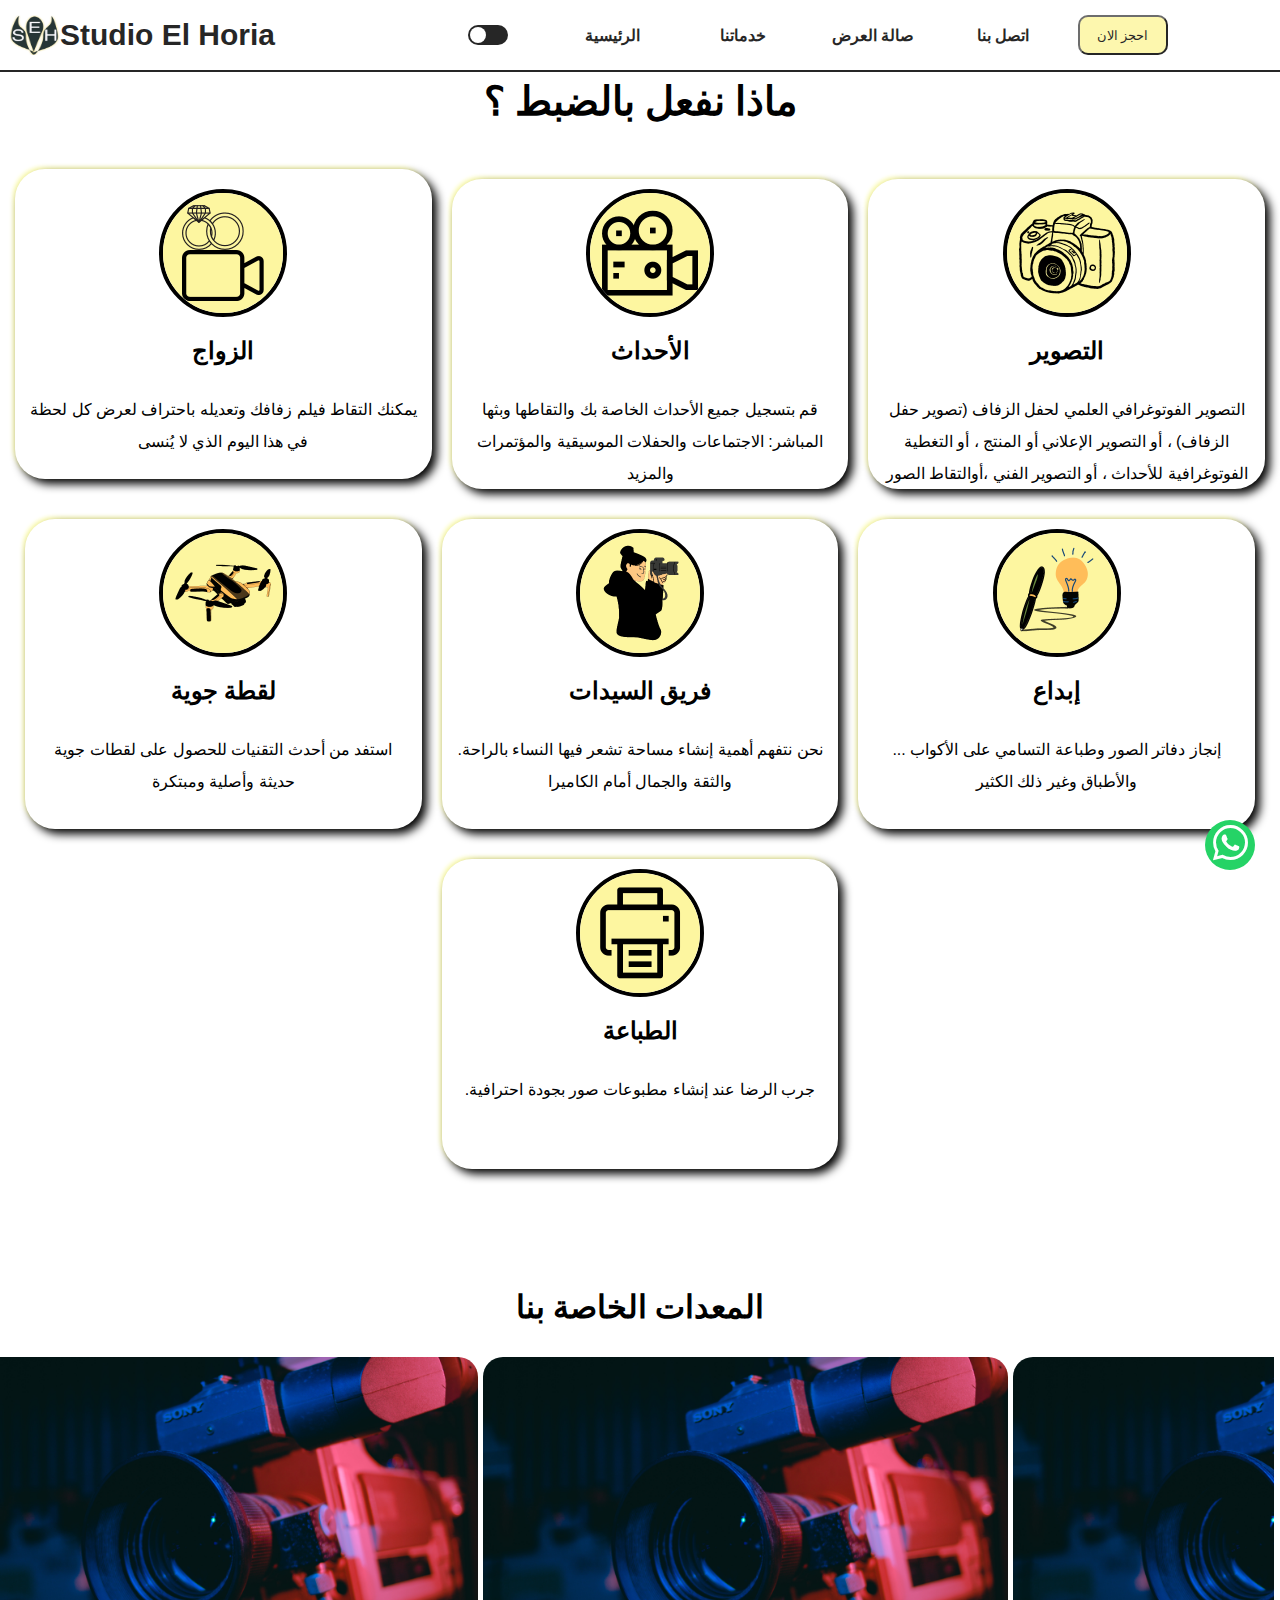
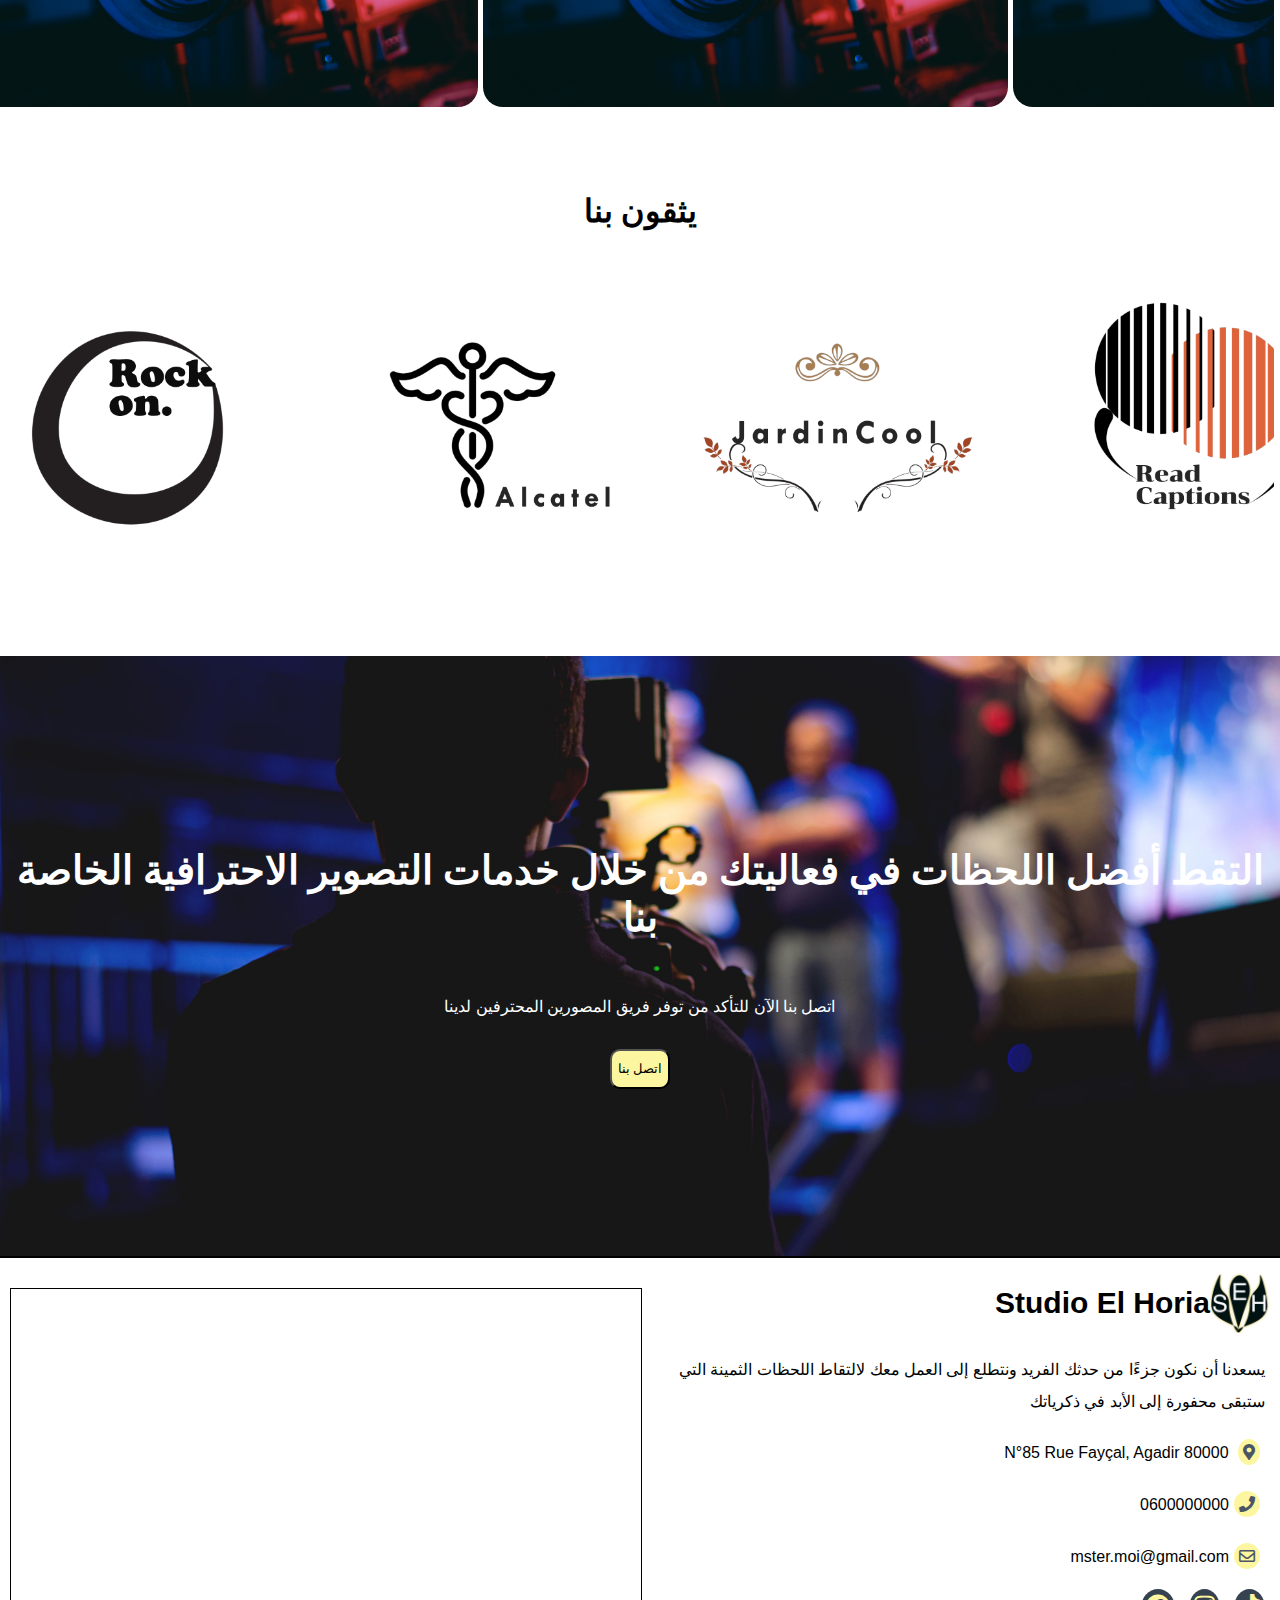
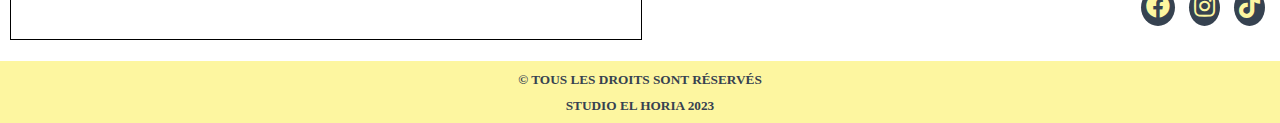
<file: NosService.html>
<!DOCTYPE html>
<html lang="fr">
<head>
    <meta charset="UTF-8">
    <meta http-equiv="X-UA-Compatible" content="IE=edge">
    <meta name="viewport" content="width=device-width, initial-scale=1.0">
    <title>خدماتنا</title>
    <link rel="stylesheet" href="style.css">
    <link rel="stylesheet" href="https://cdnjs.cloudflare.com/ajax/libs/font-awesome/5.15.3/css/all.min.css" />
    <link rel="icon" href="images/SiteWebLogoUrl.png" type="image/x-icon">


</head>
<body>
	<header >
    <div class="logo">

      <img src="images/SiteWebLogoUrl.png" alt="logosite"/><h1><a href="index.html"> <span class="LogoClass"> Studio El Horia</span> </a></h1>
      <!--<a href="index.html"><img src="images/logo.png" alt="Logo"></a>-->
    </div>
    <nav>
      <div class="mode-toggle">
        <input type="checkbox" id="dark-mode" class="toggle-checkbox" onchange="toggleMode()">
        <label for="dark-mode" class="toggle-label"></label>
      </div>
      <ul class="menu">
        <li onclick="openIndex()"><h4><a href="index.html">الرئيسية</a></h4></li>
        <li onclick="openNosService()"><H4><a href="NosService.html">خدماتنا</a></H4></li>
        <li onclick="openGallery()"><H4><a href="Gallery.html">صالة العرض</a></H4></li>
        <li onclick="openContactNous()"><H4><a href="Contact.html"> اتصل بنا </a></H4></li>
      </ul>

      <div>
        <button onclick="openReserver()" class="btnReserver" >احجز الان</button>
      </div>
      <div class="menu-icon">
        <i class="fa fa-bars"></i>
      </div>
    </nav>
  </header>
  <div class="services-section ">
    <h1>ماذا نفعل بالضبط ؟</h1>
    <div class="services-container ">

      <div class="cardService ">
      <div class="service-column ">
        <div class="service-item ">
          <div class="service-image">
            <img src="images/MarriageServiceicon.png" alt="Service Image">
          </div>
          <h2>الزواج</h2>
          <p>يمكنك التقاط فيلم زفافك وتعديله باحتراف لعرض كل لحظة في هذا اليوم الذي لا يُنسى</p>
        </div>
      </div>
      </div>
       <!-- Repeat the above structure for the remaining columns -->
      <!-- Column 2 -->
      <div class="service-column ">
        <div class="cardService ">
            <div class="service-item  ">
              <div class="service-image ">
                <img src="images/EVENEMENTIELService.png" alt="Service Image">
              </div>
              <h2>الأحداث</h2>
              <p>قم بتسجيل جميع الأحداث الخاصة بك والتقاطها وبثها المباشر: الاجتماعات والحفلات الموسيقية والمؤتمرات والمزيد</p>
            </div>
            </div>
          </div>
      <!-- Repeat the above structure for the remaining columns -->
      <!-- Column 3 -->
      <div class="service-column ">
        <div class="cardService ">
              <div class="service-item ">
                <div class="service-image ">
                  <img src="images/PHOTOGRAPHIEService.png" alt="Service Image">
                </div>
                <h2>التصوير</h2>
                <p> التصوير الفوتوغرافي العلمي لحفل الزفاف (تصوير حفل الزفاف) ، أو التصوير الإعلاني أو المنتج ، أو التغطية الفوتوغرافية للأحداث ، أو التصوير الفني ،أوالتقاط الصور
                  <br>
                </p> 
                </div>
            </div>
          </div>
        
      <!-- Repeat the above structure for the remaining columns -->
      <!-- Column 4 -->
      <div class="service-column ">
        <div class="cardService ">
              <div class="service-item ">
                <div class="service-image ">
                  <img src="images/DroneService.png" alt="Service Image">
                </div>
                <h2>لقطة جوية</h2>
                <p>استفد من أحدث التقنيات للحصول على لقطات جوية حديثة وأصلية ومبتكرة</p>
              </div>
          </div>
        </div>
      <div class="service-column ">
        <div class="cardService ">
        <div class="service-item ">
          <div class="service-image">
            <img src="images/fammeService.png" alt="Service Image">
          </div>
          <h2>فريق السيدات</h2>
          <p> .نحن نتفهم أهمية إنشاء مساحة تشعر فيها النساء بالراحة والثقة والجمال أمام الكاميرا </p>
        </div>
      </div>
        </div>
      <div class="service-column ">
        <div class="cardService ">
        <div class="service-item ">
          <div class="service-image ">
            <img src="images/CreativeService.png" alt="Service Image">
          </div>
          <h2>إبداع</h2>
          <p> ... إنجاز دفاتر الصور وطباعة التسامي على الأكواب والأطباق وغير ذلك الكثير</p>
        </div>
      </div>
      </div>
      <!-- Repeat the above structure for the remaining columns -->
      <!-- Column 5 -->
      <div class="service-column ">
        <div class="cardService ">
        <div class="service-item ">
          <div class="service-image ">
            <img src="images/printerService.png" alt="Service Image">
          </div>
          <h2>الطباعة</h2>
          <p> .جرب الرضا عند إنشاء مطبوعات صور بجودة احترافية </p>
        </div>
      </div>
        </div>
      <!-- Repeat the above structure for the remaining columns -->
      <!-- Column 6 -->
     
      
    </div>
    <div class="service-column ">
      <div class="service-item animate-scroll">
          <button onclick="openNosService()" class="AvoirPlus">شاهد المزيد </button>
      </div>
    </div>

  </div>
  
 




  <div class="Pourquoi ">
    <br>
    <h1>المعدات الخاصة بنا  </h1>
  </div>
  <div class="gallery0 ">
    <div class="scrollable">
      <div class="gallery-item">
        <img src="images/cameraMateriel.jpg" alt="Image 1">
      </div>
      <div class="gallery-item">
        <img src="images/cameraMateriel.jpg" alt="Image 1">
      </div>
      <div class="gallery-item">
        <img src="images/cameraMateriel.jpg" alt="Image 1">
      </div>
      <div class="gallery-item">
        <img src="images/cameraMateriel.jpg" alt="Image 1">
      </div>
      <div class="gallery-item">
        <img src="images/cameraMateriel.jpg" alt="Image 1">
      </div>
      <div class="gallery-item">
        <img src="images/cameraMateriel.jpg" alt="Image 1">
      </div>
      <div class="gallery-item">
        <img src="images/completescroll.png" alt="Image 1">
      </div>
      <!-- Add more gallery items here -->
    </div>
  </div>



  <div class="Pourquoi ">
    <br>
    <h1> يثقون بنا  </h1>
  </div>

  <div class="gallery0">
    <div class="scrollableLogos">
      <div class="gallery-item1">
        <img src="images/Design 1.png" alt="Image 1">
      </div>
      <div class="gallery-item1">
        <img src="images/Design 3.png" alt="image 1 ">
      </div>
      <div class="gallery-item1">
        <img src="images/Design 4.png" alt="Image 1 ">
      </div>
      <div class="gallery-item1">
        <img src="images/Design 2.png" alt="image 1 ">
      </div>
      <div class="gallery-item1">
        <img src="images/Design 1.png" alt="Image 1 ">
      </div>
      <!-- Add more gallery items here -->
    </div>
  </div>
  
<div class="vibrant-background1 ">
    <div class="overlaye1">
      <h2>التقط أفضل اللحظات في فعاليتك من خلال خدمات التصوير الاحترافية الخاصة بنا</h2>
      <p>اتصل بنا الآن للتأكد من توفر فريق المصورين المحترفين لدينا</p>
      <button onclick="openContactNous()" class="Reserver">اتصل بنا</button>
    </div>
  </div>

  
  <footer>
    <div class="footer-content">
     
      <div class="right-section">
        <div class="map-container">
        <iframe name="MyLocation " src="https://www.google.com/maps/embed?pb=!1m18!1m12!1m3!1d3442.347349994835!2d-9.547400323524919!3d30.369493103095312!2m3!1f0!2f0!3f0!3m2!1i1024!2i768!4f13.1!3m3!1m2!
        1s0xdb3c926b23fefbf%3A0x5e2adcac5967831b!2sStudio%20El%20horia!5e0!3m2!1sfr!2sma!4v1684171509967!5m2!1sfr!2sma" 
        loading="lazy" referrerpolicy="no-referrer-when-downgrade" allowfullscreen></iframe> 
          
        </div>
      </div>
      <div class="left-section">
        <div class="logofooter">
          <div class="logoftr">
          <h1><a href="index.html"> <span class="LogoClass"> Studio El Horia</span> </a></h1><img src="images/SiteWebLogoUrl.png" alt="logosite"/>
          <!--<img src="images/logo.png" alt="Logo">-->
        </div>
          <p>يسعدنا أن نكون جزءًا من حدثك الفريد ونتطلع إلى العمل معك لالتقاط اللحظات الثمينة التي ستبقى محفورة إلى الأبد في ذكرياتك</p>
        </div>
        <div class="contact-info">
          <p >N°85 Rue Fayçal, Agadir 80000 <i class="fas fa-map-marker-alt" class="icon-bg"></i> </p>
          <p><a href="tel:+212672300750">0600000000<i class="fas fa-phone" class="icon-bg"></i> </a></p>
          <p><a href="mailto:StudioElHoria@gmail.com">mster.moi@gmail.com<i class="far fa-envelope" class="icon-bg"></i> </a></p>
        </div>
        <div class="social-icons">

          <a href="https://www.facebook.com/issame.heli" target="_blank" rel="noopener noreferrer" class="icon-bg" alt="facebook"><i class="fab fa-facebook"></i></a>
          <a href="#" target="_blank" rel="noopener noreferrer" class="icon-bg" alt="instagram"><i class="fab fa-instagram"></i>  </a>
          <a href="#" target="_blank" rel="noopener noreferrer" class="icon-bg"><i class="fab fa-tiktok"></i> </a>
        </div>
      </div>
    </div>



  </footer>
  
  
 

  <a href="https://api.whatsapp.com/send?phone=212672300750" target="_blank" class="whatsapp-icon">
    <i class="fab fa-whatsapp"></i>
  </a>
  
 

  <div class="FinPages">
    <h5>© TOUS LES DROITS SONT RÉSERVÉS</h5>
    <h5>  STUDIO EL HORIA 2023</H5>
  </div>


  
  



  
    </body>

    <script src="https://code.jquery.com/jquery-3.7.0.min.js"></script>
    <script src="javascripte.js"></script>

</html>
</file>
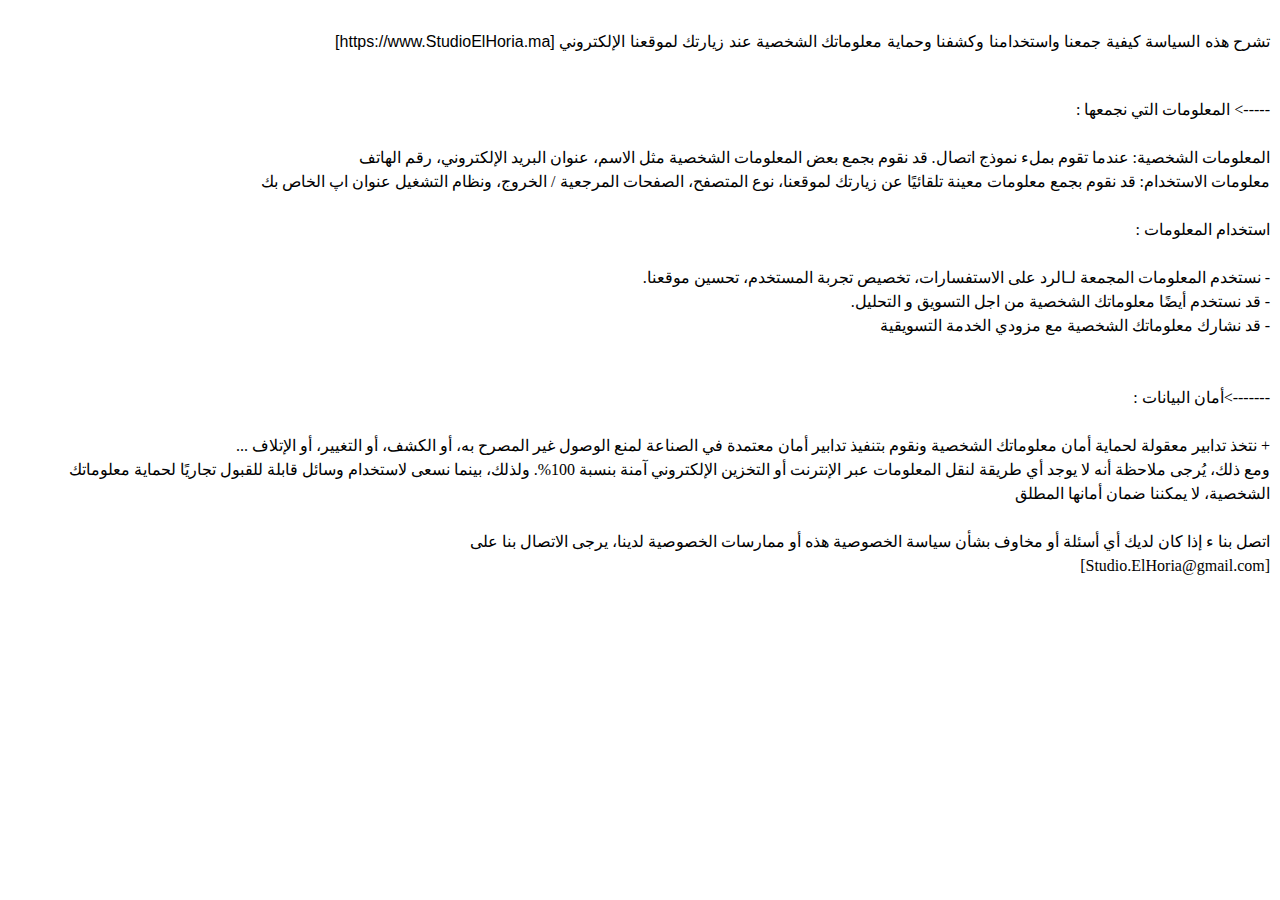
<file: privacyPolicy.html>
<!DOCTYPE html>
<html lang="en">
<head>
    <meta charset="UTF-8">
    <meta http-equiv="X-UA-Compatible" content="IE=edge">
    <meta name="viewport" content="width=device-width, initial-scale=1.0">
    <link rel="stylesheet" href="style.css">
    <title>سياسة الخصوصية</title>
    
</head>
<body>
    <div class="privacy">
        <p>
            [https://www.StudioElHoria.ma] تشرح هذه السياسة كيفية جمعنا واستخدامنا وكشفنا وحماية معلوماتك الشخصية عند زيارتك لموقعنا الإلكتروني 
          
    </p>
        <br>
        : المعلومات التي نجمعها <-----
        <br>
        <br>
المعلومات الشخصية: عندما تقوم  بملء نموذج اتصال.  قد نقوم بجمع بعض المعلومات الشخصية مثل الاسم، عنوان البريد الإلكتروني، رقم الهاتف<br>
        
        معلومات الاستخدام: قد نقوم بجمع معلومات معينة تلقائيًا عن زيارتك لموقعنا، نوع المتصفح، الصفحات المرجعية / الخروج، ونظام التشغيل عنوان اپ الخاص بك
         <br>
        
         <br>
         : استخدام المعلومات <br><br>
         .نستخدم المعلومات المجمعة لـالرد على الاستفسارات، تخصيص تجربة المستخدم، تحسين موقعنا -<br>
.قد نستخدم أيضًا معلوماتك الشخصية من اجل التسويق و التحليل -<br>
قد نشارك معلوماتك الشخصية مع   مزودي الخدمة التسويقية -<br>
<br>
<br>
: أمان البيانات<-------<br>
<br>
... نتخذ تدابير معقولة لحماية أمان معلوماتك الشخصية ونقوم بتنفيذ تدابير أمان معتمدة في الصناعة لمنع الوصول غير المصرح به، أو الكشف، أو التغيير، أو الإتلاف +<br>

ومع ذلك، يُرجى ملاحظة أنه لا يوجد أي طريقة لنقل المعلومات عبر الإنترنت أو التخزين الإلكتروني آمنة بنسبة 100%. ولذلك، بينما نسعى لاستخدام وسائل قابلة للقبول تجاريًا لحماية معلوماتك الشخصية، لا يمكننا ضمان أمانها المطلق<br>
<br>
 اتصل بنا ء إذا كان لديك أي أسئلة أو مخاوف بشأن سياسة الخصوصية هذه أو ممارسات الخصوصية لدينا، يرجى الاتصال بنا على
<br>[Studio.ElHoria@gmail.com] 


</body>
</html>
</file>
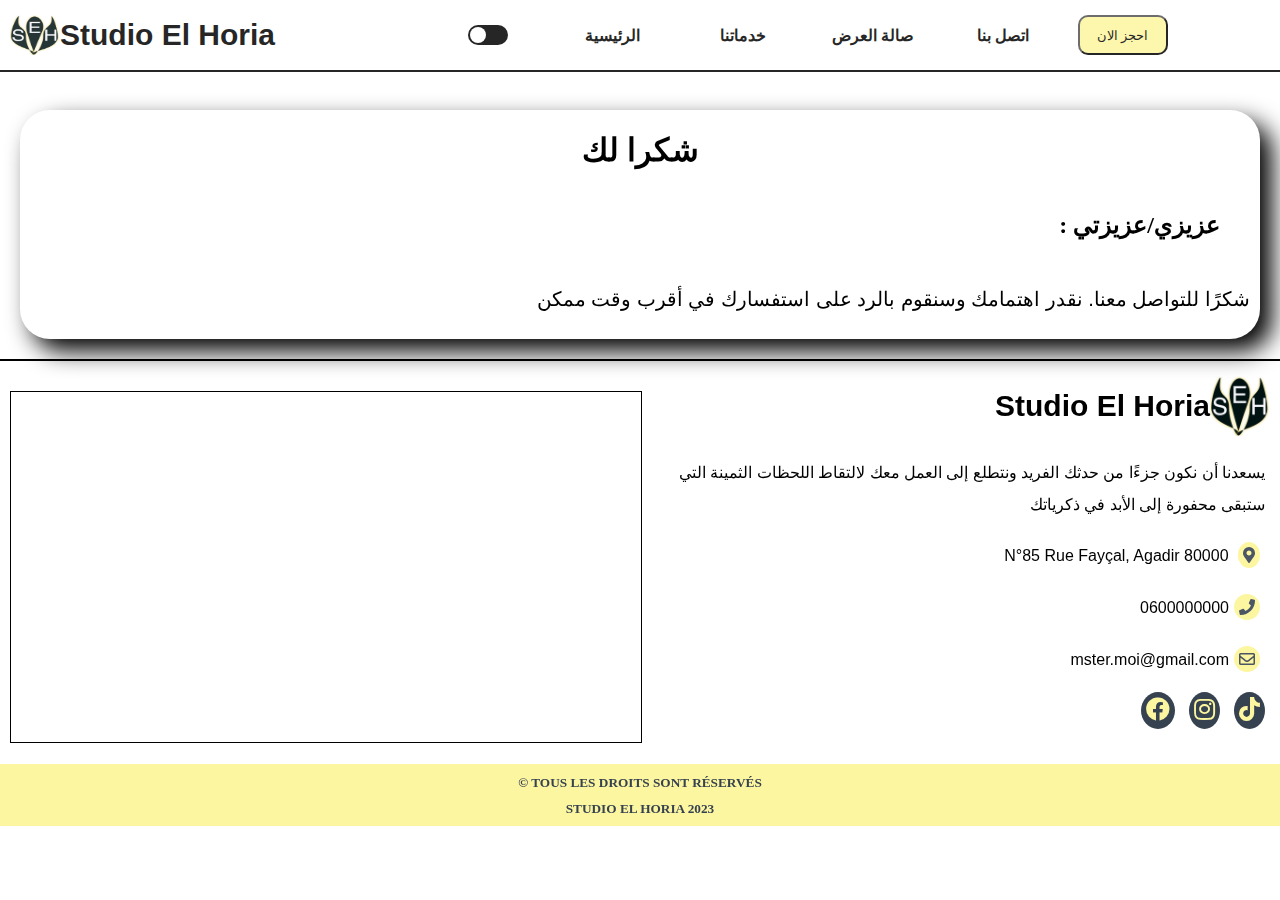
<file: ThankYouContactez.html>
<!DOCTYPE html>
<html lang="fr">
<head>
    <meta charset="UTF-8">
    <meta http-equiv="X-UA-Compatible" content="IE=edge">
    <meta name="viewport" content="width=device-width, initial-scale=1.0">
    <title>Studio El Horia</title>
    <link rel="stylesheet" href="style.css">
    <link rel="stylesheet" href="https://cdnjs.cloudflare.com/ajax/libs/font-awesome/5.15.3/css/all.min.css" />
    <link rel="icon" href="images/SiteWebLogoUrl.png" type="image/x-icon">



</head>
<body>
  <header >
    <div class="logo">

      <img src="images/SiteWebLogoUrl.png" alt="logosite"/><h1><a href="index.html"> <span class="LogoClass"> Studio El Horia</span> </a></h1>
      <!--<a href="index.html"><img src="images/logo.png" alt="Logo"></a>-->
    </div>
    <nav>
      <div class="mode-toggle">
        <input type="checkbox" id="dark-mode" class="toggle-checkbox" onchange="toggleMode()">
        <label for="dark-mode" class="toggle-label"></label>
      </div>
      <ul class="menu">
        <li onclick="openIndex()"><h4><a href="index.html">الرئيسية</a></h4></li>
        <li onclick="openNosService()"><H4><a href="NosService.html">خدماتنا</a></H4></li>
        <li onclick="openGallery()"><H4><a href="Gallery.html">صالة العرض</a></H4></li>
        <li onclick="openContactNous()"><H4><a href="Contact.html"> اتصل بنا </a></H4></li>
      </ul>

      <div>
        <button onclick="openReserver()" class="btnReserver" >احجز الان</button>
      </div>
      <div class="menu-icon">
        <i class="fa fa-bars"></i>
      </div>
    </nav>
  </header>

  <div class="thankYouPage ">

    <div class="cardThankYou">
    <h1>شكرا لك  </h1>
    <h2><span id="name"></span>: عزيزي/عزيزتي </h2>

  <p>شكرًا للتواصل معنا. نقدر اهتمامك وسنقوم بالرد على استفسارك في أقرب وقت ممكن</p>
    </div>
  </div>




  <footer>
    <div class="footer-content">
     
      <div class="right-section">
        <div class="map-container">
        <iframe name="MyLocation " src="https://www.google.com/maps/embed?pb=!1m18!1m12!1m3!1d3442.347349994835!2d-9.547400323524919!3d30.369493103095312!2m3!1f0!2f0!3f0!3m2!1i1024!2i768!4f13.1!3m3!1m2!
        1s0xdb3c926b23fefbf%3A0x5e2adcac5967831b!2sStudio%20El%20horia!5e0!3m2!1sfr!2sma!4v1684171509967!5m2!1sfr!2sma" 
        loading="lazy" referrerpolicy="no-referrer-when-downgrade" allowfullscreen></iframe> 
          
        </div>
      </div>
      <div class="left-section">
        <div class="logofooter">
          <div class="logoftr">
          <h1><a href="index.html"> <span class="LogoClass"> Studio El Horia</span> </a></h1><img src="images/SiteWebLogoUrl.png" alt="logosite"/>
          <!--<img src="images/logo.png" alt="Logo">-->
        </div>
          <p>يسعدنا أن نكون جزءًا من حدثك الفريد ونتطلع إلى العمل معك لالتقاط اللحظات الثمينة التي ستبقى محفورة إلى الأبد في ذكرياتك</p>
        </div>
        <div class="contact-info">
          <p >N°85 Rue Fayçal, Agadir 80000 <i class="fas fa-map-marker-alt" class="icon-bg"></i> </p>
          <p><a href="tel:+212672300750">0600000000<i class="fas fa-phone" class="icon-bg"></i> </a></p>
          <p><a href="mailto:StudioElHoria@gmail.com">mster.moi@gmail.com<i class="far fa-envelope" class="icon-bg"></i> </a></p>
        </div>
        <div class="social-icons">

          <a href="https://www.facebook.com/issame.heli" target="_blank" rel="noopener noreferrer" class="icon-bg" alt="facebook"><i class="fab fa-facebook"></i></a>
          <a href="#" target="_blank" rel="noopener noreferrer" class="icon-bg" alt="instagram"><i class="fab fa-instagram"></i>  </a>
          <a href="#" target="_blank" rel="noopener noreferrer" class="icon-bg"><i class="fab fa-tiktok"></i> </a>
        </div>
      </div>
    </div>



  </footer>
  

  <div class="FinPages">
    <h5>© TOUS LES DROITS SONT RÉSERVÉS</h5>
    <h5>  STUDIO EL HORIA 2023</H5>
  </div>
</body>

  <script src="https://code.jquery.com/jquery-3.7.0.min.js"></script>
  <script src="javascripte.js"></script>
</html>
</file>
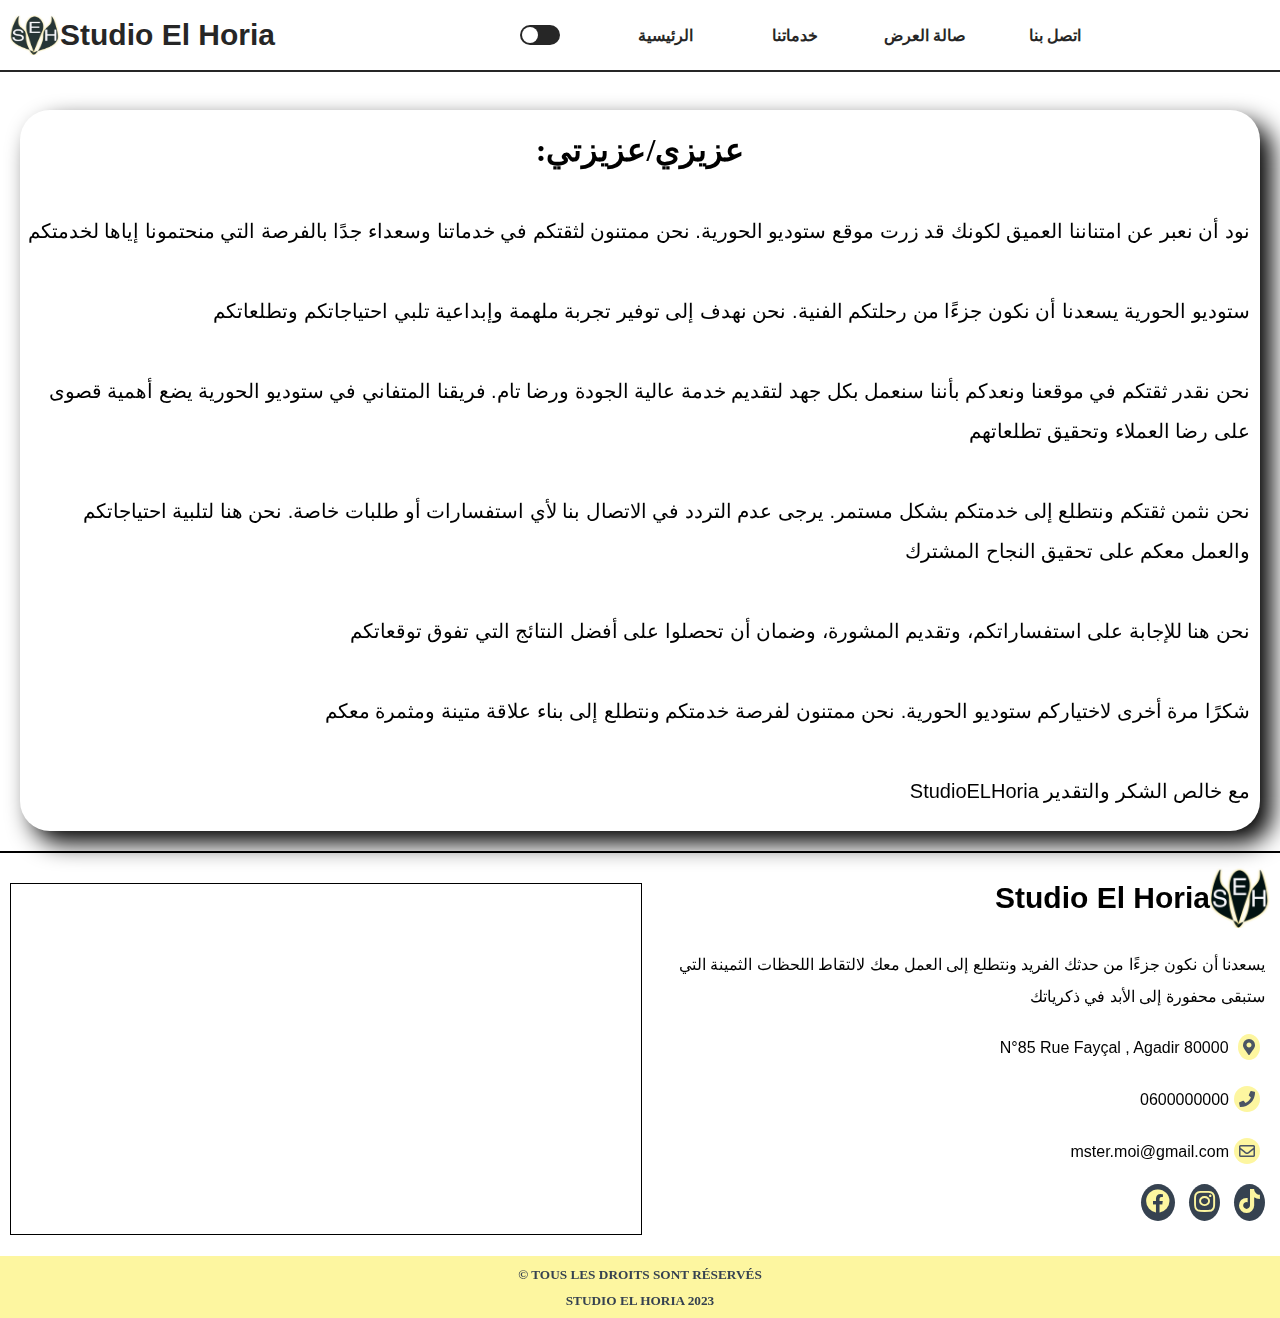
<file: ThankYouReserver.html>
<!DOCTYPE html>
<html lang="fr">
<head>
    <meta charset="UTF-8">
    <meta http-equiv="X-UA-Compatible" content="IE=edge">
    <meta name="viewport" content="width=device-width, initial-scale=1.0">
    <title>Studio El Horia</title>
    <link rel="stylesheet" href="style.css">
    <link rel="stylesheet" href="https://cdnjs.cloudflare.com/ajax/libs/font-awesome/5.15.3/css/all.min.css" />
    <link rel="icon" href="images/SiteWebLogoUrl.png" type="image/x-icon">



</head>
<body>
  <header >
    <div class="logo">

      <img src="images/SiteWebLogoUrl.png" alt="logosite"/><h1><a href="index.html"> <span class="LogoClass"> Studio El Horia</span> </a></h1>
      <!--<a href="index.html"><img src="images/logo.png" alt="Logo"></a>-->
    </div>
    <nav>
      <div class="mode-toggle">
        <input type="checkbox" id="dark-mode" class="toggle-checkbox" onchange="toggleMode()">
        <label for="dark-mode" class="toggle-label"></label>
      </div>
      <ul class="menu">
        <li onclick="openIndex()"><h4><a href="index.html">الرئيسية</a></h4></li>
        <li onclick="openNosService()"><H4><a href="NosService.html">خدماتنا</a></H4></li>
        <li onclick="openGallery()"><H4><a href="Gallery.html">صالة العرض</a></H4></li>
        <li onclick="openContactNous()"><H4><a href="Contact.html"> اتصل بنا </a></H4></li>
      </ul>
      <div class="menu-icon">
        <i class="fa fa-bars"></i>
      </div>
      

    </nav>

  </header>
  <div class="thankYouPage ">
    <div class="cardThankYou">
    <h1><span id="name"></span>:عزيزي/عزيزتي</h1>
    <p>نود أن نعبر عن امتناننا العميق لكونك قد زرت موقع ستوديو الحورية. نحن ممتنون لثقتكم في خدماتنا وسعداء جدًا بالفرصة التي منحتمونا إياها لخدمتكم</p>
    <p>ستوديو الحورية يسعدنا أن نكون جزءًا من رحلتكم الفنية. نحن نهدف إلى توفير تجربة ملهمة وإبداعية تلبي احتياجاتكم وتطلعاتكم</p>
    <p>نحن نقدر ثقتكم في موقعنا ونعدكم بأننا سنعمل بكل جهد لتقديم خدمة عالية الجودة ورضا تام. فريقنا المتفاني في ستوديو الحورية يضع أهمية قصوى على رضا العملاء وتحقيق تطلعاتهم </p>
    <p>نحن نثمن ثقتكم ونتطلع إلى خدمتكم بشكل مستمر. يرجى عدم التردد في الاتصال بنا لأي استفسارات أو طلبات خاصة. نحن هنا لتلبية احتياجاتكم والعمل معكم على تحقيق النجاح المشترك</p>
    <p> نحن هنا للإجابة على استفساراتكم، وتقديم المشورة، وضمان أن تحصلوا على أفضل النتائج التي تفوق توقعاتكم</p>
   <p>شكرًا مرة أخرى لاختياركم ستوديو الحورية. نحن ممتنون لفرصة خدمتكم ونتطلع إلى بناء علاقة متينة ومثمرة معكم</p>
   <p>
    StudioELHoria مع خالص الشكر والتقدير
   </p>

  </div>
</div>


  <footer>
    <div class="footer-content">
     
      <div class="right-section">
        <div class="map-container">
        <iframe name="MyLocation " src="https://www.google.com/maps/embed?pb=!1m18!1m12!1m3!1d3442.347349994835!2d-9.547400323524919!3d30.369493103095312!2m3!1f0!2f0!3f0!3m2!1i1024!2i768!4f13.1!3m3!1m2!
        1s0xdb3c926b23fefbf%3A0x5e2adcac5967831b!2sStudio%20El%20horia!5e0!3m2!1sfr!2sma!4v1684171509967!5m2!1sfr!2sma" 
        loading="lazy" referrerpolicy="no-referrer-when-downgrade" allowfullscreen></iframe> 
          
        </div>
      </div>
      <div class="left-section">
        <div class="logofooter">
          <div class="logoftr">
          <h1><a href="index.html"> <span class="LogoClass"> Studio El Horia</span> </a></h1><img src="images/SiteWebLogoUrl.png" alt="logosite"/>
          <!--<img src="images/logo.png" alt="Logo">-->
        </div>
          <p>يسعدنا أن نكون جزءًا من حدثك الفريد ونتطلع إلى العمل معك لالتقاط اللحظات الثمينة التي ستبقى محفورة إلى الأبد في ذكرياتك</p>
        </div>
        <div class="contact-info">
          <p >N°85 Rue Fayçal , Agadir 80000 <i class="fas fa-map-marker-alt" class="icon-bg"></i> </p>
          <p><a href="tel:+212672300750">0600000000<i class="fas fa-phone" class="icon-bg"></i> </a></p>
          <p><a href="mailto:StudioElHoria@gmail.com">mster.moi@gmail.com<i class="far fa-envelope" class="icon-bg"></i> </a></p>
        </div>
        <div class="social-icons">

          <a href="https://www.facebook.com/issame.heli" target="_blank" rel="noopener noreferrer" class="icon-bg" alt="facebook"><i class="fab fa-facebook"></i></a>
          <a href="#" target="_blank" rel="noopener noreferrer" class="icon-bg" alt="instagram"><i class="fab fa-instagram"></i>  </a>
          <a href="#" target="_blank" rel="noopener noreferrer" class="icon-bg"><i class="fab fa-tiktok"></i> </a>
        </div>
      </div>
    </div>



  </footer>
  

  <div class="FinPages">
    <h5>© TOUS LES DROITS SONT RÉSERVÉS</h5>
    <h5>  STUDIO EL HORIA 2023</H5>
  </div>


</body>

  <script src="https://code.jquery.com/jquery-3.7.0.min.js"></script>
  <script src="javascripte.js"></script>
</html>
</file>
<file: style.css>
:root {
  /* Default color variables */
  --background-color: white;
  --text-color: black;
}

.dark-mode {
  /* Dark mode color variables */
  --background-color: black;
  --text-color: white;
}
.mode-toggle{
  display: flex;
  align-self: center;
  text-align: left;
  width: max-content;
  height: 20px;
  background-color: var(--background-color);
}
.toggle-checkbox {
  display: none;
}
.toggle-label {
  display: inline-block;
  width: 40px;
  height: 20px;
  background-color:black;
  border-radius: 10px;
  position: relative;
  cursor: pointer;
}
.logoftr img{
 
  width: 60px;
  height: 60px;
  align-self: center; 
}
.logo img{
  width: 50px;
  height: 40px;
  align-self: center;
}
.toggle-label:before {
  content: "";
  position: absolute;
  width: 16px;
  height: 16px;
  background-color:var(--background-color);
  border-radius: 50%;
  top: 2px;
  left: 2px;
  transition: transform 0.2s;
}

.toggle-checkbox:checked + .toggle-label {
  background-color: white;
}

.toggle-checkbox:checked + .toggle-label:before {
  transform: translateX(20px);
}
p,a,h2,h3,H1,label{
  color: var(--text-color);
}
a{
  text-decoration:none;
}
.logoftr{
  display: flex;
  align-self: center;
  height: 70px;
  padding-left: 10px;
  justify-content: right;
  
}
.logoftr h1{
  font-size: 30px;
  margin: 0;
  padding: 0;
  font-family: 'Franklin Gothic Medium', 'Arial Narrow', Arial, sans-serif;
  color: var(--background-color);
  width: 300px;
  align-self: center;
  font-size: 30px;
  margin: 0;
  padding: 0;
  font-family: 'Franklin Gothic Medium', 'Arial Narrow', Arial, sans-serif;
  color: var(--background-color);
  width: 330px;
  align-self: center;

}
.logo {
  display: flex;
  align-self: center;
  width: 350px;
  height: 70px;
  padding-left: 10px;
}
.logo h1{
  font-size: 30px;
  margin: 0;
  padding: 0;
  font-family: 'Franklin Gothic Medium', 'Arial Narrow', Arial, sans-serif;
  color: var(--background-color);
  width: 300px;
  align-self: center;
}
html{
  width: 100%;
  height: 100%;
}
body{
  background-color: var(--background-color);
  height: 100%;
  width: 100%;
  margin: 0;
  padding: 0%;
}
header {
  background-color:var(--background-color);
  color: var(--text-color);
  width: 100%;
  display: flex;
  position: fixed;
  border-bottom: var(--text-color) solid 2px;
  z-index: 9999;
  height: 70px ;
  opacity: 0.85;
}

header .btnReserver{
  padding: 0;
  margin-right:5px;
  animation : zoomInOuttextReserver 4s linear infinite;
  opacity: 1;
}
  /*.logo img {
  order: 0;
  display:inline-block;
  flex-shrink: 0;
  width: 190px; 
  height: 60px;
  padding-left: 10px;
}
.logofooter img{
  flex-shrink: 0; 
  width: 260px; 
  height: 80px;
}*/
header nav{
  display: flex;
  width:100%;
  justify-content: center;
  
}
nav .menu-icon {
  display: none;
}

nav .menu-icon i {
  font-size: 24px;
  cursor: pointer;
  color: rgb(54,66,80);
  background-color: rgb(253,246,160);
  border-radius: 2px;
  border-color: rgb(75,85,100);
  border-color: rgb(273,266,180);
  border-style: solid;
}
nav{
  align-items:center;
  text-align: left;
}
nav ul {
  list-style: none;
  display: flex;
  
}
nav ul button{
  margin-right: 90px;
}
nav li {
  width: 130px;
  text-align: center;
  
}

nav ul li a:hover{
  text-transform:uppercase;
  border-radius: 10px;
  line-height: normal;


  color: var(--background-color);
  background-color: var(--text-color);
  border-radius: 35%;
  padding: 2px; /* Optional: Add some padding around the text */
  box-shadow: 2px 2px 6px var(--text-color), -2px -2px 6px rgb(273,266,180);
}
nav ul li  a {
  text-decoration: none;
}
.mother-container{
  background-color:var(--background-color);
  height: 100%;
  width: 100%;
  padding-bottom: 30px;
}
.container {
  background-image: url('images/firstPhoto.jpg');
  background-size: cover;
  background-position: center;
  padding: 20px;
  text-align: center;

  display: flex;
  flex-direction: column;
  justify-content: center;
  align-items: center;
  height: 100%;
  animation: fadeIn 5s infinite;
}

.container h1 {
  margin: 10px 0;
  color:rgb(273,266,180);
  font-size: 70px;
  animation: zoomInOutText 5s infinite;
  font-family: "Lato", Sans-serif;
  font-weight: 900;
  letter-spacing: 2px;

  opacity: 2;
}
.container h2 {
  margin: 10px 0;
  color: whitesmoke;
  font-size: 35px;
  animation: zoomInOutText 5s infinite;
  font-family: "Lato", Sans-serif;
  font-weight: 900;
  letter-spacing: 2px;
}
.imagedivtextdiv{
  display: flex;
  justify-content: center;
  height: max-content;
  padding-top: 10px;
  padding-bottom: 15px;
}
.container3 {
  display: flex;
  flex-wrap: wrap;
  align-items: flex-start;
  justify-content: center;
  width: 75%;
  padding: 5px;
  animation-duration: 2s;
  animation-timing-function: ease-in-out;
}

.image-div {
  display: flex;
  justify-content: center;
  align-items: center;
  width: 600px; /* Default width for desktop */
  height: auto;



  
}

.image-div img {
  max-width: 100%;
  max-height: 100%;
  object-fit: contain;
  height: auto;
  filter :drop-shadow(4px 4px 10px var(--text-color));
  
}

.text-div {
  width: 500px;
  padding-left: 10px;
  text-align: center;
  align-self: center;

}
.text-div p{
  text-align: right;
  padding: 5px;
  color: var(--text-color);
}
.text-div h2 {
  margin-top: 5px;
  color: var(--text-color);
}

.navigation {
  display: flex;
  justify-content: center;
  align-self: center;
  padding-bottom: 10px;
  margin-top: 5px;
}

.navigation i {
  margin: 0 5px;
  color: #000000;
  font-size: 40px;
  color: rgb(253,246,160);
  animation: zoomInOutService 1s infinite;
}
.navigation i:hover{
  cursor: pointer;
  color:var(--text-color);
}

.AvoirPlus{
  width:30%;
  height: 40px;
  text-align: center;
  vertical-align: middle;
  background-color:rgb(253,246,160);
  color:black;
  border-radius: 10px;
  margin-top: 15px;

  
}
.AvoirPlus:hover{
  background-color:var(--background-color);
  text-transform: capitalize;
  color:var(--text-color);
  border-color:rgb(253,246,160);
  animation: zoomInOutSlider 3s ease-in-out ;
  cursor: pointer;
  box-shadow: 2px 2px 6px var(--text-color), -2px -2px 6px rgb(273,266,180); 
}
.Reserver{
  flex-shrink: 0; /* prevent the button from shrinking */
  margin-top:100px;
  background-color:rgb(253,246,160);
  text-transform:capitalize;
  height: 40px;
  margin: 10px;
  color:black;
  border-radius: 10px;
  animation: zoomInOutService 3s infinite;
  
}
.Reserver:hover{
  background-color:var(--background-color);
  text-transform: capitalize;
  color:var(--text-color);
  border-color:rgb(253,246,160);
  cursor: pointer;
  box-shadow: 2px 2px 6px var(--text-color), -2px -2px 6px rgb(273,266,180);
}
.btnReserver{
  order: 2;
  flex-shrink: 0; /* prevent the button from shrinking */
  width: 90px;
  vertical-align:middle;
  margin-top: 100px;
  margin-right: 5px;
  background-color:rgb(253,246,160);
  text-transform:capitalize;
  height: 40px;
  margin: 10px;
  color:black;
  border-radius: 10px;
}

.btnReserver:hover{
  background-color:var(--background-color);
  text-transform: capitalize;
  color:var(--text-color);
  border-color:var(--text-color) ;
  cursor: pointer;
  box-shadow: 2px 2px 6px var(--text-color), -2px -2px 6px rgb(273,266,180);
}


footer {
  background-color:var(--background-color);
  padding: 10px;
  text-align: right;
  padding-bottom: 20px;
  border-top: var(--text-color) solid 2px;
}

.footer-content {
  display: flex;
  justify-content: space-between;
  align-items: flex-start;
  background-color: var(--background-color);
  padding-bottom: 10px;
}
.left-section{
  order:2;
}

.right-section{
  order:1;
}
.left-section .logo{
  text-align: right;
}
.left-section p {
  text-align: right;
  padding-right: 5px;
}
.right-section .map-container iframe{
  text-align: left;
  width: 100%;
  height: 100%;
  border: var(--text-color) solid 1px;
}
.left-section,
.right-section {
  width: 100%;
  height: 100%;
}
.contact-info{
  text-align: right;
}
.contact-info a{
  text-decoration: none;
}
.contact-info a:hover{
  color: var(--text-color);
}

.contact-info p {
  margin-bottom: 10px;
  text-align: right;

  font-family: 'Gill Sans', 'Gill Sans MT', Calibri, 'Trebuchet MS', sans-serif;
}
.contact-info h3{
  text-align: right;
  
}
.contact-info i {
  padding: 5px;
  margin: 5px;
  background-color: rgb(253,246,160); /* Set your desired background color */
  border-radius: 50%;
  color: rgb(75,85,100);
}
.right-section{
  height:350px;
  padding-bottom: 5px;
}
.map-container {
  margin-top: 20px;
  width: 100%;
  height: 100%;
}




.FinPages{
  padding-top: 0;
  text-align: center;
  background-color: rgb(253,246,160);
  color: rgb(54,66,80);
  padding: 1px;
  text-decoration: solid;
  height: 60px;
}
.FinPages h5{
  padding-top: 10px;
  margin: 0;

}
p{

  font-family: "Lato", Sans-serif;
  line-height: 2em;
}
@keyframes zoomInOuttextReserver {
  0%, 100% { transform: scale(1); opacity: 1; }
  50% { transform: scale(0.9); opacity: 0.8; }
}
@keyframes zoomInOut {
  0%, 100% { transform: scale(1); opacity: 1; }
  50% { transform: scale(0.5); opacity: 0; }
}
@keyframes zoomInOutText {
  0%, 100% {opacity:0.7;}
    50% {opacity: 1;}
}
@keyframes zoomInOut {
  0%, 100% { transform: scale(1); opacity: 1; }
  50% { transform: scale(0.5); opacity: 0; }
}
@keyframes zoomInOutService {
  0%, 100% { transform: scale(1);  }
  50% { transform: scale(1.2); }
}
.zoom-in-animation {
  animation-name: zoomInOut;
}
.social-icons{
  text-align: right;
}
.social-icons a {
  display: inline-block;
  color: white;
  font-size: 24px;
  text-decoration: none;
}

.social-icons a:hover {
  color:rgb(253,246,160);
}

.forReserver{
  position: relative;
  width: 100%;
  height: 500px;
}

.forReserver img{
  display: none;
  width: 100%;
  height: auto;
  

}

.vibrant-background {
  position: relative;
  width: 100%;
  height: 600px; /* Adjust height as needed */
  background-image: url("images/mariage.jpg"); /* Replace with your background image */
  background-size: cover;
  background-position: center;
  opacity: 0.9;
}

.overlaye {
  position: absolute;
  top: 0;
  left: 0;
  width: 100%;
  height: 100%;
  display: flex;
  flex-direction: column;
  justify-content: center;
  align-items: center;
  text-align: center;

  animation: zoomInOuttextReserver 10s ease-in;
}
.overlaye h1 , .overlaye p{
  color: white;
}
.overlaye:hover{
  animation: zoominout 3s ease-in-out;
}
i:hover{
  cursor: pointer;
}


.icon-bg {
  display: inline-block;
  padding: 5px;
  margin: 5px;
  background-color: rgb(54,66,80); /* Set your desired background color */
  border-radius: 50%;
  text-align: left;
}

.icon-bg i {
  color: rgb(253,246,160);/* Set your desired icon color */
}


.left-image {
  flex: 1;
  background-image: url("images/leftImageAbout.jpg");
  background-size: cover;
  background-position: cente;
}

.center-content {
  flex: 1;
  display: flex;
  flex-direction: column;
  align-items: center;
  justify-content: center;
  background-color:var(--background-color);
  width: 50%;
}

.center-content p {
  font-size: 20px;
  text-align: center;
  color: var(--text-color);
  margin: 5px;
  padding: 20px;
}
.center-content h1{
  font-size: 50px;
  color: var(--text-color);

  opacity: 2;
  text-align: center;
  margin-bottom: 10px;
  font-family: 'Franklin Gothic Medium', 'Arial Narrow', Arial, sans-serif;
}

.right-image {
  flex: 1;
  background-image: url("images/RightImageAbout.jpg");
  background-size: cover;
  background-position: center;
}

.services-section {
  text-align: center;
  padding: 15px;
}

.services-section h1 {
  font-size: 40px;
  line-height: 2em;
  padding-top: 20px;
  color: var(--text-color);}
.services-section p {
  padding: 10px;
}

.services-container {
  display: flex;
  flex-wrap: wrap;
  justify-content: center;
  gap: 20px;
  text-align: center;
}

.service-row {
  display: flex;
  flex-wrap: wrap;
  justify-content: center;
  gap: 20px;
}

.service-column {
  flex:0 1 calc(33.33% - 20px);
  padding-top: 10px;
}

.service-item {
  text-align: center;
  justify-content: center;
  align-items: center;
  align-self: center;
  align-content: center;
}
.service-item h2 ,.service-item p{
  color: var(--text-color);
}
.service-image {
  width: 120px;
  height: 120px;
  border-radius: 50%;
  
  overflow: hidden;
  margin: 0 auto 10px;
  border: var(--text-color) solid 4px;
}
.service-image:hover{
  animation: zoomInOutService 2s infinite;
}
.content {
  display: flex;
  align-items: center;
  justify-content: center;
  text-align: center;
}


.slidee.active {
  display: block;
}






.whatsapp-icon {
  position: fixed;
  bottom: 30px;
  right: 25px;
  z-index: 9999;
  background-color: #25D366;
  color: #fff;
  width: 50px;
  height: 50px;
  border-radius: 50%;
  text-align: center;
  line-height: 50px;
  font-size: 40px;
  transition: background-color 0.3s ease-in-out ;
}

.whatsapp-icon:hover {
  background-color: #128C7E;
}
.Pourquoi{
  padding: 0%;
  margin: 0%;
}
.Pourquoi p{
  text-align: center;
  color: var(--text-color);
  

}
.Pourquoi h1,.FAQ h1{
  text-align: center;
  color: var(--text-color);

}
.FAQ{
  padding: 10px;
  height: auto;
}
.faq-container h3{
  font-size: 20px;
}
.faq-container h3:hover {
  cursor: pointer;
}

.faq-answer.active {
  display: block;
}

.faq-container{
  text-align: center;
  padding: 10px;
  text-align: left;
}
.faq-question{
  text-align: right;
}
.faq-question h3:hover{
    background-color: var(--text-color);
    color: var(--background-color);
}
.faq-question h3{
  color: var(--text-color);
}
.faq-answer {
  display: none;
  text-align: right;
}
.faq-answer p{
  color: var(--text-color);
}
.animate-scroll {
  opacity: 0;
  transform: translateY(100px);
  transition: opacity 0.8s ease-out, transform 1s ease-out;
}

.animate-scroll.show {
  opacity: 1;
  transform: translateY(0);
}

/* Additional styling as per your requirements */

 
  

form {
  width: 400px;
  margin: 0 auto;
}


input,
textarea {
  width: 100%;
  padding: 10px;
  margin-bottom: 20px;
  border: var(--text-color) solid 4px;
  border-radius: 4px;
  font-size: 15px;
}
.container5{
  display: flex;
  justify-content: center;
  width: 80%;
  margin: 0 auto;
  color: rgb(54,66,80);
}

.right-div2{
  padding-top: 120px;
  text-align: right;
  width: 50%;
  color: black;
}

.left-div2 p{
  text-align: right;
  padding-right: 5px;
  width: 100%;
}
.left-div2  h1{

  padding-top: 40px;
  font-size: 40px;
  line-height: 1em;
  text-align: right;
  color: var(--text-color);

}
.left-div2  {
  line-height: 1.5em;
  text-align: right;
  width: 60%;
}
.right-div2 h2{
  text-align: right;
  padding-right: 5px;
}
.right-div2 p{
  text-align: right;
  padding-right: 5px;
}

.right-div2 p i{
  background-color: rgb(54,66,80);
  border-radius: 50%;
  color: rgb(253,246,160);
  padding: 10px;
}
.right-div2 a{
  text-decoration: none;
}
.espacebegin{
  width: 100%;
  height: 30px;
}



.rightdivContact{
  color: white;
}


.parent {
  width: 100%;
  text-align: center;
  justify-content: center;
  border-color: black;
  padding-bottom: 10px;
}
.child {

  display: inline-block;
  width: 80%;
  justify-content: center;
  text-align: center;
  padding-top: 20px;
  padding-bottom: 20px;
}

.row {
  display: flex;
  margin-bottom: 10px;

  width: 100%;

}

.column {
  flex: 1;
}
/*
  display: flex;
  flex-direction: column;
  align-items: center;

.column label{
  text-align: left;
  justify-content: left;
  color: var(--text-color);*/
  
input {
  width: 70%;
  height: 25px;
  border: solid 4px;
  border-color: var(--text-color);
  background-color: white;
}
select{
  width: 73.9%;
  height: 48px;
  border: solid 4px;
  border-color: var(--text-color);
  background-color: white;
  border-radius: 4px;

}
textarea{
  width: 70%;
  height: 50px;
  border: 10px;
  border: solid 4px;
  border-color: var(--text-color);
  background-color: white;
  padding-bottom: 20px;
}
.parent .second-div{
  width: 80%;
  height: 80px;

  display: inline-block;
}
.second-div textarea{
  width: 70%;
  height: max-content;
}


.therdDiv {
    text-align: left;
    justify-content: center;
    display: flex;
}

.therdDiv input{
  width: 2%;
  height: 20px;
  justify-content: center;
  align-items: center;
  align-self: center;
  align-content: center;
}
.parent button{
  text-align: center;
  height: 40px;
  width: 150px;
  line-height: 1em;
  font-size: 20px;
  border: solid 3px;
  border-radius: 10px;
  background-color: rgb(253,246,160);
  color:black;
  border-color: rgb(253,246,160);
  
}
.parent button:hover{
  cursor: pointer;
  background-color: black;
  color: rgb(253,246,160);
}


form{
  width: 100%;
}


/* Media1 query for smaller screens */
@media screen and (max-width: 912px) 
{
  .how-we-are {
    flex-direction: column;
    width: 100%;
    height: max-content;
  }

  .welcomimg{
    width: 100%;
  }
  .welcomText{
    width: 100%;
    order: 2;
  }



  .mode-toggle{
    margin-right: 2px;
  }
 
  .text-div p{
    line-height: 1.5em;
  }
  p{

    line-height: 1.5em;
  }
  .logo {
    display: flex;
    align-self: center;
    width: 300px;
    height: 70px;
    padding-left: 5px;
  }
  .logo h1{
    font-size: 20px;
    margin: 0;
    padding: 0;
    font-family: 'Franklin Gothic Medium', 'Arial Narrow', Arial, sans-serif;
    color: blue;
    width: max-content;
    align-self: center;
  }
header nav{
  display: flex;
  width:100%;
  justify-content: right;
  padding-right: 2px;
  
}
  nav .menu-icon {
    display: block;
    color:rgb(253,246,160);
    background-color:var(--background-color);
    border: var(--text-color) solid 1px;
  }
 
  nav ul {
    display: none;
    flex-direction: column;
    position: absolute;
    width: 100%;
    top: 70px;
    left: 0%;
    right: 0%;
    margin: 0;
    padding: 0;
    background-color: var(--background-color);
    z-index: 1;
    
    
  }

  nav ul.show {
    display: flex;
  }
  nav ul {
    border-bottom: var(--text-color) solid 2px;
  }
  nav ul li {
    text-align: right;
    width: 100%;
    height: 50px;
    top: 0;
    left: 0;
  }
  nav ul li a{
    padding-right: 10px;
  }
  nav ul li:hover{
    width: 100%;
    text-transform:uppercase;
    background-color: var(--text-color);
  }
  nav ul li:hover a{
    color: var(--background-color) ;
    text-transform:uppercase;
    border-radius: 10px;
    
  }


nav ul li a:hover{
  box-shadow: none;
}


  ul .btnReserver{
    align-self: center;
    width: 33%;
    opacity: 1;
  }

  .container {
    padding: 10px;
  }
  .text-div {
    width: 100%;
  }
  .image-div{
    padding: 0%;
  }
  .image-div img{
    align-self: flex-start;
  }



 .footer-content {
    flex-direction: column;
  }
  .left-section{
    order:1;
  }
  
  .right-section{
    order:2;
  }
  .left-section,
  .right-section {
    width: 100%;
  } 
  iframe{
    height:100% ;
    border:0;
    
    
  }
  .containerr p{
    padding: 10px;
  }
  .services-section{
    flex-direction: column;
  }
  .services-container{
    flex-direction: column;
  }
  .services-container button{
    text-align: center;
  }


  .container5{
    flex-direction: column;
    display: flex;
    width: 100%;
    padding: 0;
  }
  .left-div2{
    display: inline;
    width: 100%;
    text-align: right;
    order: 1;
  }
  .left-div2 p{
    line-height: 1.5em;
    padding-right: 5px;
  }

  .left-div2 h1{
    line-height: 1.5em;

    padding-right: 5px;

  }
  .right-div2{
    display: inline;
    order: 2;
    padding-top: 10px;
    text-align: right;
    width: 100%;
  }

  .right-div2 p{
    line-height: 1.5em;
    padding-right: 5px;
  }

  .right-div2 h1{
    line-height: 1.5em;
    padding-right: 5px;
  }
  .right-div2 .social-icons{
    padding: 10px;
  }
  .right-div2 #RadioBtn{
    width: 10px;
    height: 10px;
  }

  .parent .child{
    width: 100%;
  }
  .row{
    display: inline;
    flex-direction: column;
    width: 100%;
  }
  .therdDiv input{
    width: 7%;
    display: inline;
  }
  .left-item1{
    width: 100%;
    transition: transform 0.3s ease-in-out;
    
  }
  .right-item1 {
    width: 100%;
    transition: transform 0.3s ease-in-out;

  }
  .titledescFeedback{
    width: 100%;
  }
  .gallery1{
    display: flex;
    flex-wrap: wrap;
    flex-direction: column;
    width: 100%;
    height: 300px;
  }
  .itemgallery{
    width: 100%;
    flex-shrink: 0;
  }

  .itemgallery video{
    width: 100%;

  }
  .itemgallery img{
    width: 100%;
  }
  .card {
    height: 290px;
  }
  .card2{
    height: 287px;
  }
  .gallery0{
    width: 100%;
    height: 250px;
    display: flex;
    overflow-x: scroll;
  }
  .scrollable {
    width: 100%;
    height: 250px;
    gap: 0px;
    overflow-x: scroll;
    align-self: center;
  }
  .scrollableLogos{
   
    width: 100%;
    height: 250px;
    gap: 0px;
    overflow-x: scroll;
    align-self: center;
  }
  .gallery-item {
    overflow-x: scroll;

    width: 380px;
    align-self: center;
  }
  
  .gallery-item img,
  .gallery-item video {
    width: 100%;
    height: 250px;
    align-self: center;
  
  }
}


.container4{
  display: flex;
  flex-wrap: wrap;
  justify-content: center;
  padding: 5px;
  animation-duration: 2s;
  transition: transform 0.3s ease-in-out;
  width: 75%;
}
.container4 img{
  border-radius: 50%;
  width: 80px;
  height:80px;
  border: rgb(253,246,160) solid 4px;
}
.left-item1 {
  display: flex;
  width: 500px; /* Default width for desktop */
  height: auto;
  padding-left: 10px;;
  align-items: center;
  

}
.right-item1 {

  display: flex;
  width: 500px;
  padding-left: 10px;
  align-items: center;
}
.left-item1 p{
  padding-left: 10px;
}
.right-item1 p{
  padding-left: 10px;
}
.animate-scroll.left .left-item1 {
  transform: translateY(-50%);
  opacity: 0.2;
}

.animate-scroll.left .right-item1 {
  transform: translateY(50%);
  opacity: 0.1;
}

.animate-scroll.right .left-item1 {
  transform: translateY(-50%);
  opacity: 0.1;
}

.animate-scroll.right .right-item1 {
  transform: translateY(50%);
  opacity: 0.1;
}
.gallery {
  padding-top: 70px;
  width: 100%;
  height:max-content ;
  display: flex;
  flex-direction: column;
  justify-content: center;
  align-self: center;
}
.gallery .video
{
  width: 100%;
  max-height: 100%;
  margin: 15px;
  display: flex;
  flex-direction: column;
  justify-content: center;
  align-self: center;
  
}
.gallery .photo{
  width: 100%;
  max-height: 100%;
  margin: 15px;
  display: flex;
  flex-direction: column;
  justify-content: center;
  align-self: center;
}
.video video
{
  width: 100%;
  max-height: 100%; object-fit: contain;
}
.photo img{
  width: 100%;
  max-height: 900px;

  object-fit: contain;
}
.gallery0 video:hover,
.gallery0 img:hover{
  cursor: pointer;
}
.video:hover,
.photo:hover{
  cursor: pointer;
}




.viditemgalleryeo img:hover{
  cursor: pointer;
}
.itemgallery p{

  margin: 5px 0;
}
.itemgallery p{
color: white;
padding-left: 10px;
text-align: right;
}
.itemgallery .nmbrphoto{
  text-align: center;
  padding-right: 5px;

}
.vibrant-background1{
  position: relative;
  width: 100%;
  height: 600px; /* Adjust height as needed */
  background-image: url("images/photoContacterNous.jpg"); /* Replace with your background image */
  background-size: cover;
  background-position: center;
}

.overlaye1 {
  position: absolute;
  top: 0;
  left: 0;
  width: 100%;
  height: 100%;
  display: flex;
  flex-direction: column;
  justify-content: center;
  align-items: center;
  text-align: center;
  animation: zoomInOuttextReserver 10s ease-in;
}
.overlaye1 h2{
  font-size: 40px;
  opacity: 2;
  color: white;
}
.overlaye1 p{
  color: white;
}


.gallery0 {
  width: 99.5%;
  max-height: 400px;
  display: flex;
  padding-top: 10px;
  overflow-y: hidden;
  padding-bottom: 5px;
}

.scrollable {
  display: flex;
  gap: 5px;
  overflow-x: scroll;
  width: 100%;
  height: 390px;
}

.gallery-item {
  align-content: center;
  flex-shrink: 0;

  max-width: 700px;
  max-height: 350px;
  background-color: var(--background-color);
}
.gallery-item img,
.gallery-item video {
  max-width: 700px;
  max-height: 350px;
  object-fit: contain;
  border-radius: 20px;

}

.scrollableLogos{
  display: flex;
  gap: 5px;
  overflow-x: scroll;
  width: 100%;
  height: 390px;
}
.gallery-item1 {
  align-content: center;
  flex-shrink: 0;

  max-width: 700px;
  max-height: 350px;
  background-color: white;
}
.gallery-item1 img,
.gallery-item1 video {
  max-width: 700px;
  max-height: 350px;
  object-fit: contain;
  border-radius: 20px;

}
.titledescFeedback h3 ,
.titledescFeedback p{
 color: var(--text-color);
}
@keyframes scrollAnimation {
  0% { scroll-behavior: smooth; scroll-left: 0%; }
  100% { scroll-behavior: smooth; scroll-left: 100%; }
}
.fullscreen-view {
  display: flex;
  align-items: center;
  justify-content: center;
  position: fixed;
  max-width: 100%;
  max-height: 100%;
  top: 0;
  left: 0;
  right: 0;
  bottom: 0;
  background-color: rgba(0, 0, 0, 0.8);
  z-index: 9999;
  text-align: center;
}

.fullscreen-view img,
.fullscreen-view video{
  max-width : 100%;
  max-height : 100%;
}

.exit-fullscreen {
  position: fixed;
  top: 15px;
  right: 10px;
  color: red;
  cursor: pointer;
  font-size: 50px;
  height: max-content;
  background-color: black;
  border: white solid 2px;

  z-index: 9999;
}

.thankYouPage{
  padding-top: 90px;
  width: 100%;
  text-align: center;
  height: max-content;
}
.thankYouPage p {
  text-align: right;
  font-size: 20px;
  padding-right: 10px;
}
.cookie-banner {
  position: fixed;
  bottom: 0;
  left: 0;
  width: 100%;
  background-color: #f8f8f8;
  color: #000;
  padding: 10px;
  box-shadow: 0px 0px 10px rgba(0, 0, 0, 0.1);
  z-index: 9999;
  text-align: center;
}

.cookie-banner p {
  margin: 0;
  font-size: 14px;
  color: #333;
  padding-right: 5px;
}

.cookie-exit {
  background-color: transparent;
  color: red;
  font-size: 18px;
  cursor: pointer;
  left: 0;
  border : black solid 2px;
}

.cookie-exit:hover {
  color: #000;
}

.privacy{
  padding: 10px;
  color: black;
  line-height: 1.5em;
  text-align: right;
}
.card {
  width: 100%;
  max-height: 400px;
  transition: all .3s;
  border-radius: 20px;
  margin-top: 15px;
  margin-bottom: 15px;
}

.card2 {
  width: 100%;
  max-height: 390px;
  background-color: var(--background-color);
  transition: all .2s;
  border-radius: 20px;
  transform: scale(0.99);
}
.card:hover
{

  box-shadow: 5px 5px 30px 5px var(--text-color);

  background-color: rgb(273,266,180);
}

.cardService {
  flex: 1 0 calc(33.33% - 20px);
  padding-top: 10px;
  height: 300px;
  border-radius: 30px;
  background: var(--background-color);
  box-shadow: 5px 5px 10px var(--text-color), -2px -2px 4px rgb(273,266,180);
}

.cardThankYou{

  display: flex;
  flex-direction: column;
  justify-content: center;
  align-self: center;
  height: max-content;
  margin: 20px;
  border-radius: 30px;
  background: var(--background-color);
  filter: drop-shadow(12px 12px 12px var(--text-color));
}
.cardThankYou h2{
  text-align: right;
  padding-right: 40px;
}
input::placeholder {
  color: black;
  font-size: 15px;
}

.placeholderoption{
  color: black;
  font-size: 15px;
}

textarea::placeholder {
  color: black;
  font-size: 15px;
}

.containerr{
  display: flex;
  justify-content: center;
  align-self: center;
  width: 100%;
}

.principal-howweare{
  display: flex;
  justify-content: center;
}

.how-we-are {
  display: flex;
  justify-content: center;
  background-color: var(--background-color);
  width: 90%;
  min-height: 400px;
  margin-left: 5px;
  margin-right: 5px;
  padding: 0;

}

.welcomText{
  display: flex;
  flex-direction: column;
  justify-content: center;
  align-self: center;
  min-width: 40%;
  height: max-content;
  text-align: right;
  color: var(--text-color);
  border-radius: 20px;
  background-color: var(--background-color);
  filter :drop-shadow(2px 2px 5px  var(--text-color));
  padding: 0;
  
}
.welcomText h4{
  padding-right: 10px;
}
.welcomimg{
  
  min-width: 50%;
  height: 100%;
}
.imagewelcom{
  width: 100%;
  height: 100%;
}

.imagewelcom img{
  width: 100%;
  height: 100%;
  filter :drop-shadow(10px 10px 20px var(--text-color));
  
}
</file>
